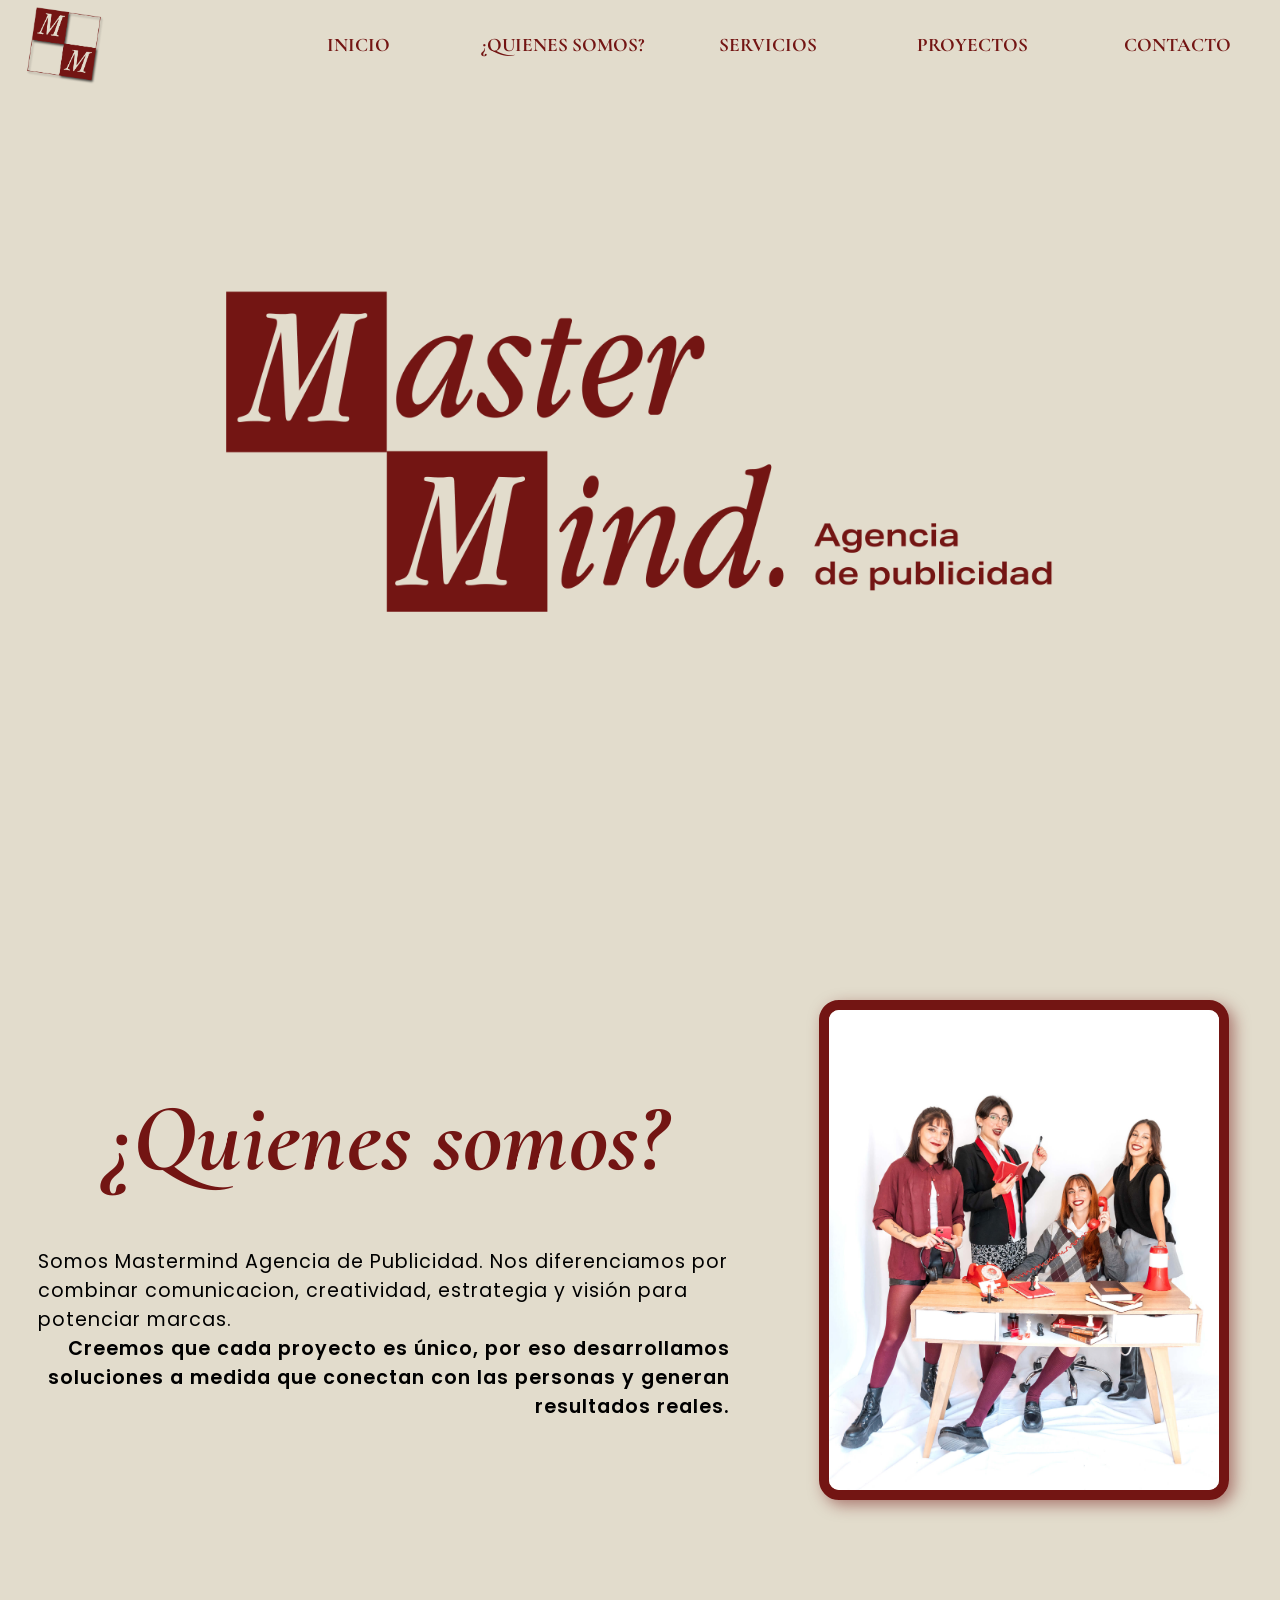
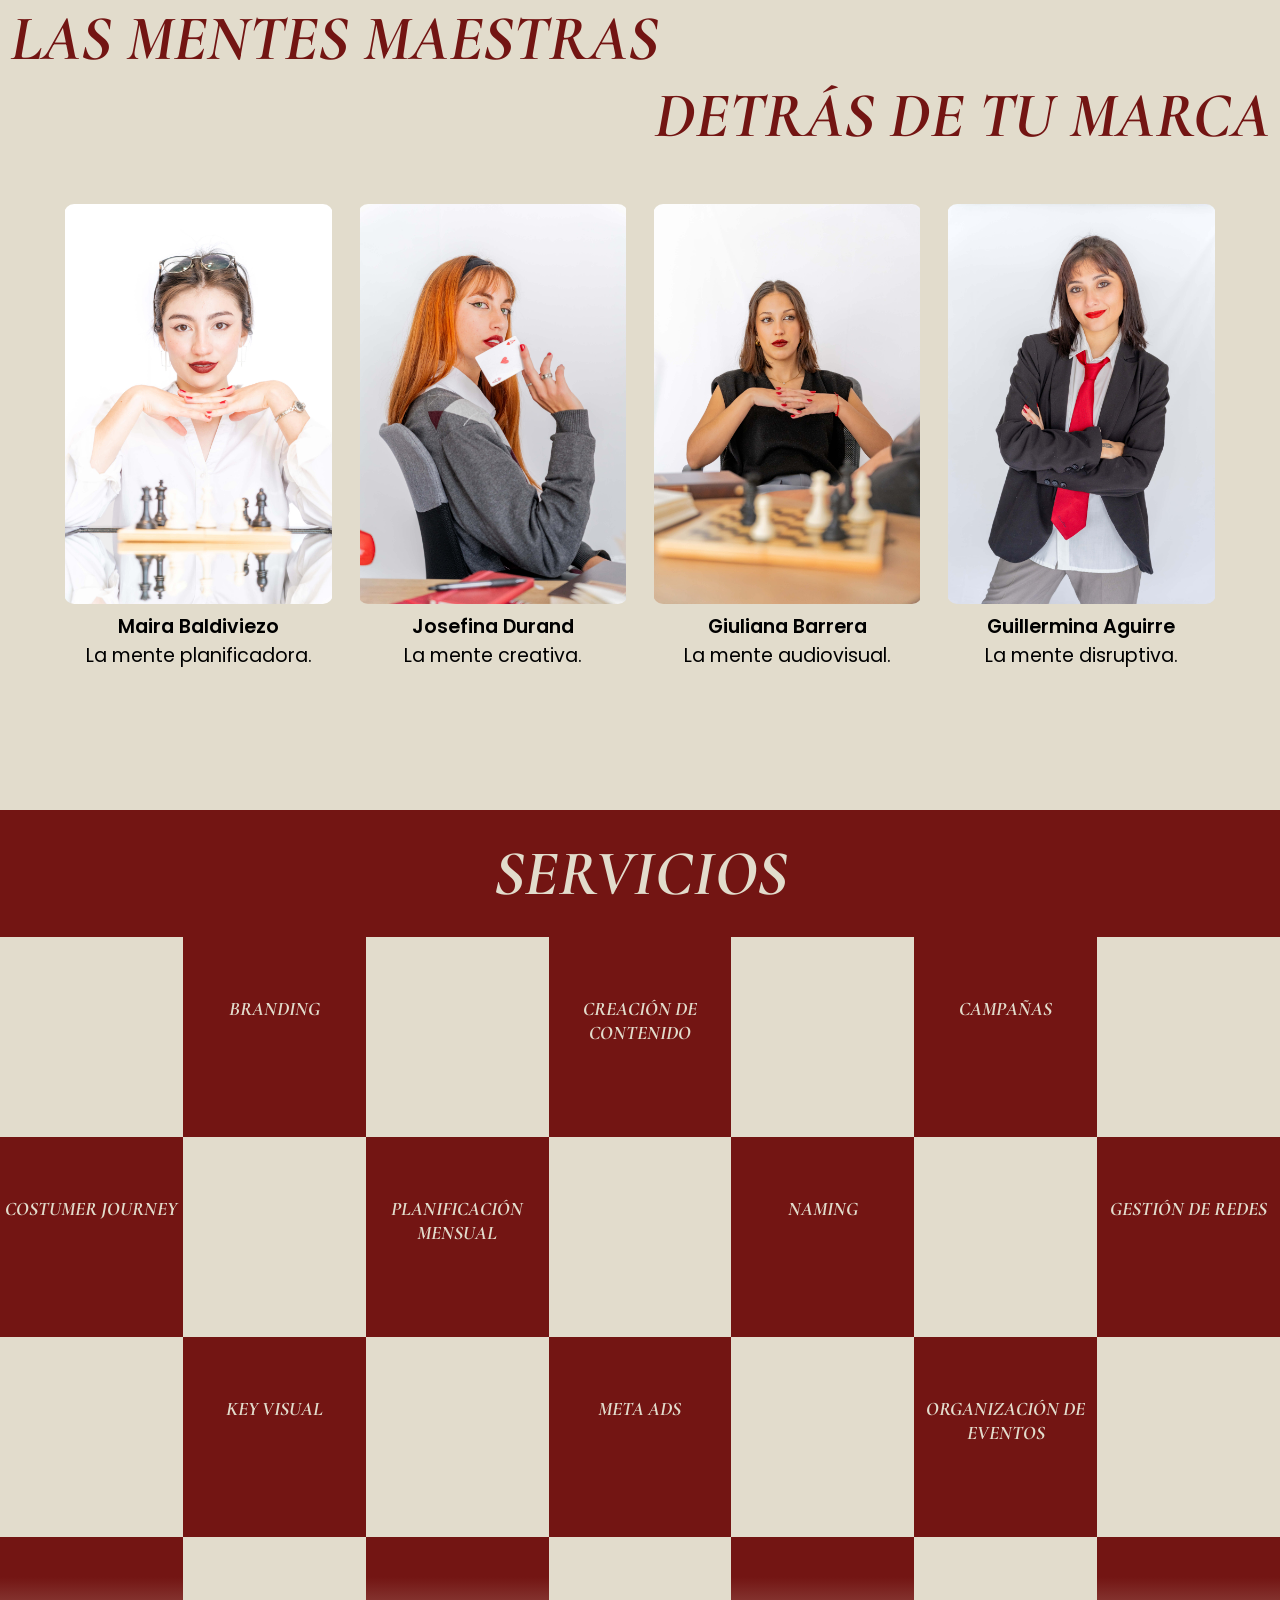
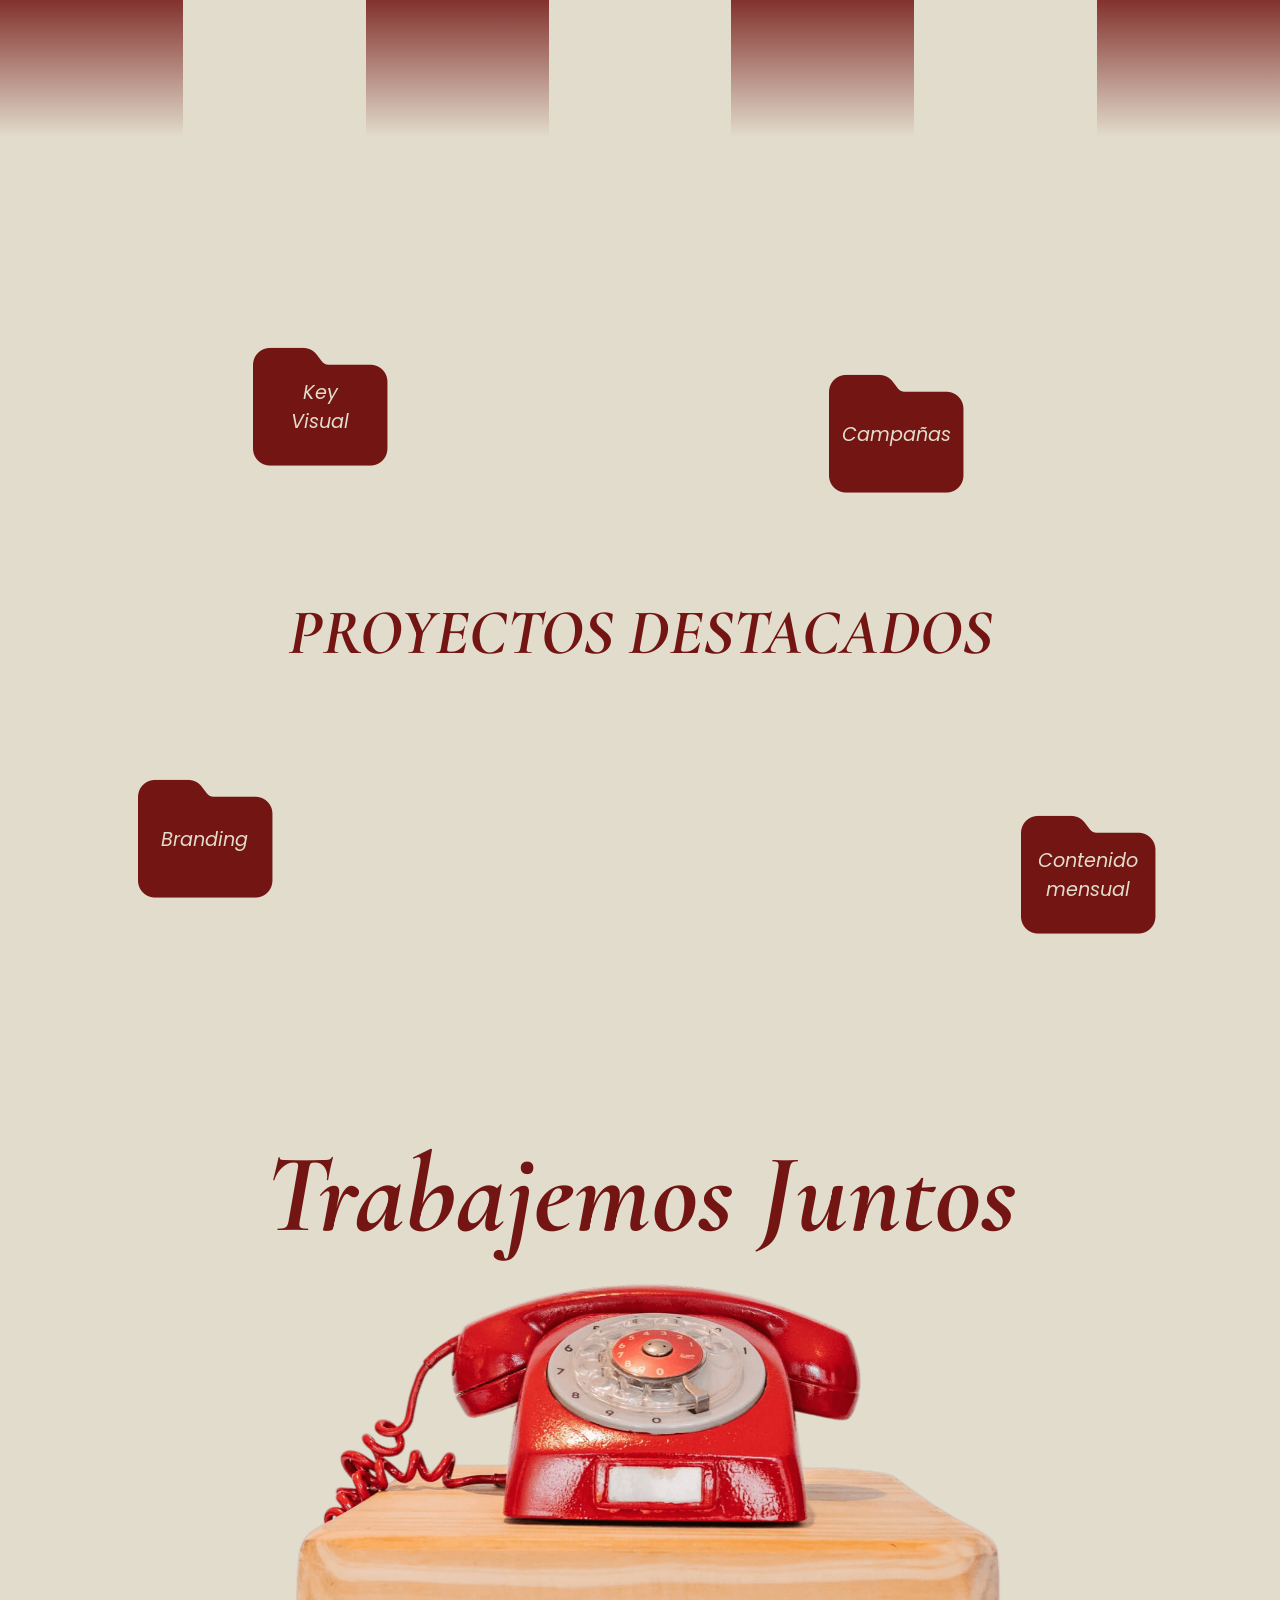
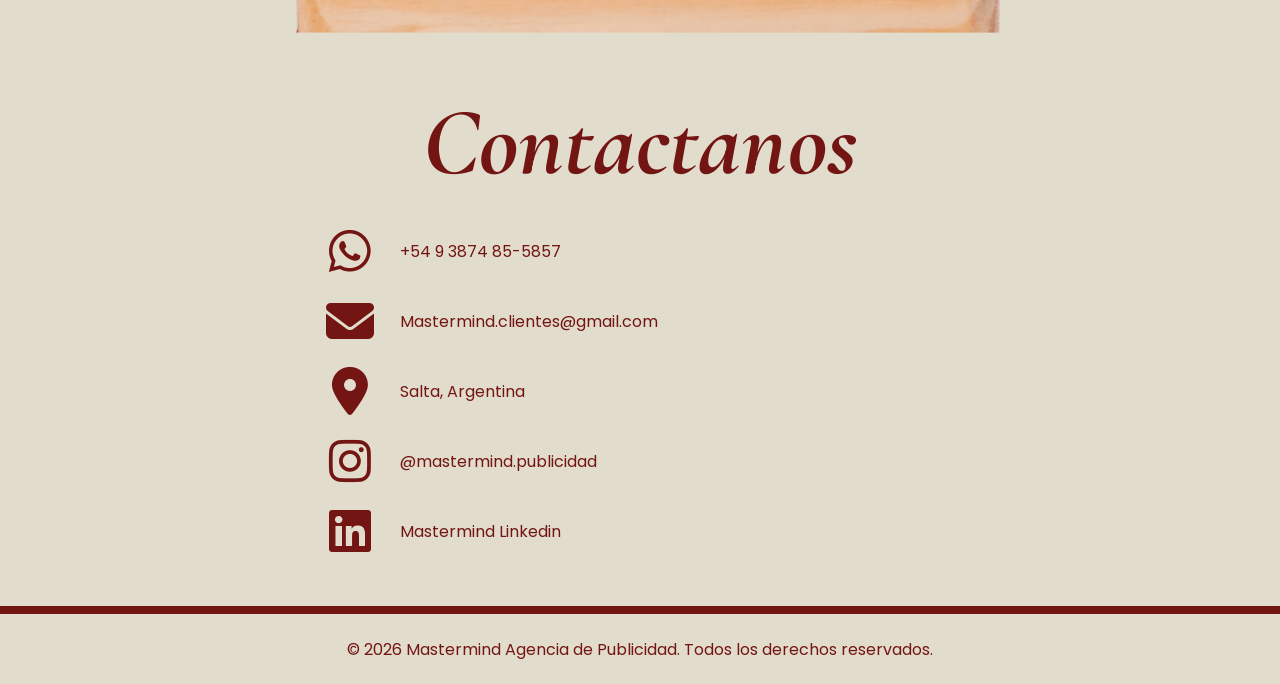
<file: index.html>
<!DOCTYPE html>
<html lang="es">
    <head>
        <meta charset="UTF-8">
        <meta name="viewport" content="width=device-width, initial-scale=1.0">
        <meta name="description" content="Somos Mastermind, una agencia de publicidad en Salta, Argentina. Nos diferenciamos por combinar comunicación, creatividad, estrategia y visión para potenciar marcas.">
        <title>Mastermind | Agencia de Publicidad en Salta, Argentina</title>
        <link rel="stylesheet" href="css/styles.css">
        <link rel="icon" type="image/png" href="img/logos/favicon-32x32.png">
        <!-- ******LINK CON FUENTES A USAR E ICONOS -->
         <!-- FUENTE DEL TITULO -->
        <link rel="preconnect" href="https://fonts.googleapis.com">
        <link rel="preconnect" href="https://fonts.gstatic.com" crossorigin>
        <link href="https://fonts.googleapis.com/css2?family=Cormorant+Garamond:ital,wght@0,300..700;1,300..700&family=Outfit:wght@100..900&family=Poppins:ital,wght@0,100;0,200;0,300;0,400;0,500;0,600;0,700;0,800;0,900;1,100;1,200;1,300;1,400;1,500;1,600;1,700;1,800;1,900&display=swap" rel="stylesheet">
         <!-- FUENTE DEL CUERPO  -->
        <link rel="preconnect" href="https://fonts.googleapis.com">
        <link rel="preconnect" href="https://fonts.gstatic.com" crossorigin>
        <link href="https://fonts.googleapis.com/css2?family=Outfit:wght@100..900&family=Poppins:ital,wght@0,100;0,200;0,300;0,400;0,500;0,600;0,700;0,800;0,900;1,100;1,200;1,300;1,400;1,500;1,600;1,700;1,800;1,900&display=swap" rel="stylesheet">
        <!-- ********* LINK ICONOS -->
         <link rel="stylesheet" href="https://cdnjs.cloudflare.com/ajax/libs/font-awesome/6.5.1/css/all.min.css">
    </head>
    <body>
        <header class="menu-master">
            <a href="" class="link-logo-master"><img src="img/logos/mmrojo.png" alt="MM" class="logo-master"></a>
            <nav class="nav-master">
                <ul class="elementos-master">
                    <a class="link-elemento-master" href="#inicio"><li class="elemento-master"><p>INICIO</p><i class="fa-solid fa-house"></i></li></a>
                    <a class="link-elemento-master" href="#presentacion"><li class="elemento-master"><p>¿QUIENES SOMOS?</p><i class="fa-solid fa-user"></i></li></a>
                    <a class="link-elemento-master" href="#servicios"><li class="elemento-master"><p>SERVICIOS</p><i class="fa-solid fa-briefcase"></i></li></a>
                    <a class="link-elemento-master" href="#proyectos"><li class="elemento-master"><p>PROYECTOS</p><i class="fa-solid fa-folder"></i></li></a>
                    <a class="link-elemento-master" href="#contacto"><li class="elemento-master"><p>CONTACTO</p><i class="fa-solid fa-envelope"></i></li></a>
                </ul>
            </nav>
        </header>
        <main>
            <section class="primera-seccion" id="inicio">
                <img src="img/logos/logorojotransparente.png" alt="Mastermind" class="logo-primera-seccion">
            </section>
            <section class="segunda-seccion" id="presentacion">
                <div class="contenedor-presentacion">
                    <h1 class="titulo-presentacion">¿Quienes somos?</h1>
                    <div class="texto-presentacion">
                        <p>Somos Mastermind Agencia de Publicidad. Nos diferenciamos por combinar comunicacion, creatividad, estrategia y visión para potenciar marcas.</p>
                        <p>Creemos que cada proyecto es único, por eso desarrollamos soluciones a medida que conectan con las personas y generan resultados reales. </p>
                    </div>  
                </div>
                <div class="imagen-presentacion">
                    <img src="img/fotos/mastermind.jpg" alt="Mastermind equipo">
                </div>
            </section>
            <section class="seccion-extra">
                <h1 class="titulo-seccion-extra">LAS MENTES MAESTRAS</h1>
                <h1 class="titulo-seccion-extra">DETRÁS DE TU MARCA</h1>
                <div class="contenedor-seccion-extra">
                    <figure>
                        <img src="img/fotos/mai.jpg" alt="Maira">
                        <figcaption><p>Maira Baldiviezo</p>La mente planificadora.</figcaption>
                    </figure>
                    <figure>
                        <img src="img/fotos/jochu.jpg" alt="Josefina">
                        <figcaption><p>Josefina Durand</p>La mente creativa.</figcaption>
                    </figure>
                    <figure>
                        <img src="img/fotos/giu.jpg" alt="Giuliana">
                        <figcaption><p>Giuliana Barrera</p>La mente audiovisual.</figcaption>
                    </figure>
                    <figure>
                        <img src="img/fotos/guille.jpg" alt="Guillermina">
                        <figcaption><p>Guillermina Aguirre</p>La mente disruptiva.</figcaption>
                    </figure>
                </div>
            </section>
            <section class="tercera-seccion" id="servicios">
                <h1 class="titulo-tercera-seccion">SERVICIOS</h1>
                <div class="servicios">
                    <div class="servicio"><h3>BRANDING</h3><p>Definimos tu marca, de la idea a lo visual</p></div>
                    <div class="servicio"><h3>CREACIÓN DE CONTENIDO</h3><p>Ideamos y creamos contenido alineado a tu marca</p></div>
                    <div class="servicio"><h3>CAMPAÑAS</h3><p>Desarrollamos ideas que responden a objetivos</p></div>
                    <div class="servicio"><h3>COSTUMER JOURNEY</h3><p>Analizamos tu marca desde la experiencia del cliente</p></div>
                    <div class="servicio"><h3>PLANIFICACIÓN MENSUAL</h3><p>Creamos un calendario con estrategia, creatividad y timing</p></div>
                    <div class="servicio"><h3>NAMING</h3><p>Creamos nombres que se recuerdan y posicionan</p></div>
                    <div class="servicio"><h3>GESTIÓN DE REDES</h3><p>Organizamos y gestionamos tu contenido en redes</p></div>
                    <div class="servicio"><h3>KEY VISUAL</h3><p>Diseñamos el sistema visual de tu marca</p></div>
                    <div class="servicio"><h3>META ADS</h3><p>Gestionamos publicidad para escalar resultados</p></div>
                    <div class="servicio"><h3>ORGANIZACIÓN DE EVENTOS</h3><p>Creamos y organizamos experiencias de marca</p></div>
                    <div class="servicio"></div>
                    <div class="servicio"></div>
                    <div class="servicio"></div>
                    <div class="servicio"></div>
                </div>
            </section>
            <section class="cuarta-seccion" id="proyectos">
                <h1 class="titulo-cuarta-seccion">PROYECTOS DESTACADOS</h1>
                <div class="proyectos">
                    <div class="proyecto">
                        <a href="pages/keyvisual-galeria.html" target="_blank">
                            <p>Key Visual</p>
                            <i class="fa-solid fa-folder"></i>
                        </a>
                    </div>
                    <div class="proyecto">
                        <a href="pages/campañas-galeria.html" target="_blank">
                            <p>Campañas</p>
                            <i class="fa-solid fa-folder"></i>
                        </a>
                    </div>
                    <div class="proyecto">
                        <a href="pages/branding-galeria.html" target="_blank">
                            <p>Branding</p>
                            <i class="fa-solid fa-folder"></i>
                        </a>
                    </div>
                    <div class="proyecto">
                        <a href="pages/contenido-galeria.html" target="_blank">
                            <p>Contenido mensual</p>
                            <i class="fa-solid fa-folder"></i>
                        </a>
                    </div>
                </div>
            </section>
        </main>
        <footer class="quinta-seccion" id="contacto">
            <h1 class="titulo-quinta-seccion">Trabajemos Juntos</h1>
            <img src="img/fotos/telefenorojo1.png" alt="Mastermind Agencia de Publicidad - Salta, Capital." class="imagen-quinta-seccion">
            <div class="contactos">
                <h1 class="titulo-contactos">Contactanos</h1>
                <a class="link-contacto" href="https://wa.me/5493874855857" target="_blank">
                    <i class="fa-brands fa-whatsapp"></i><p>+54 9 3874 85-5857</p>
                </a>
                <a class="link-contacto" href="https://mail.google.com/mail/?view=cm&to=mastermind.clientes@gmail.com" target="_blank">
                    <i class="fa-solid fa-envelope"></i><p>Mastermind.clientes@gmail.com</p>
                </a>
                <a class="link-contacto" href="https://www.google.com/maps/search/Salta,Argentina" target="_blank">
                    <i class="fa-solid fa-location-dot"></i><p>Salta, Argentina</p>
                </a>
                <a class="link-contacto" href="https://www.instagram.com/mastermind.publicidad?igsh=MXZzYnhvZ3M0eGRrMg==" target="_blank">
                    <i class="fa-brands fa-instagram"></i><p>@mastermind.publicidad</p>
                </a>
                <a class="link-contacto" href="https://www.linkedin.com/in/mastermind-agencia-de-publicidad-creativa-y-estrat%C3%A9gica-697984370/" target="_blank">
                    <i class="fa-brands fa-linkedin"></i><p>Mastermind Linkedin</p>
                </a>
            </div>
            <p class="pie">© 2026 Mastermind Agencia de Publicidad. Todos los derechos reservados.</p>
        </footer>
        <script>
            const contenedor = document.querySelectorAll(".servicio");
            for(const p of contenedor){
                p.addEventListener("click", () => {
                p.classList.toggle("activar");
            });
            };
        </script>
    </body>
</html>
</file>
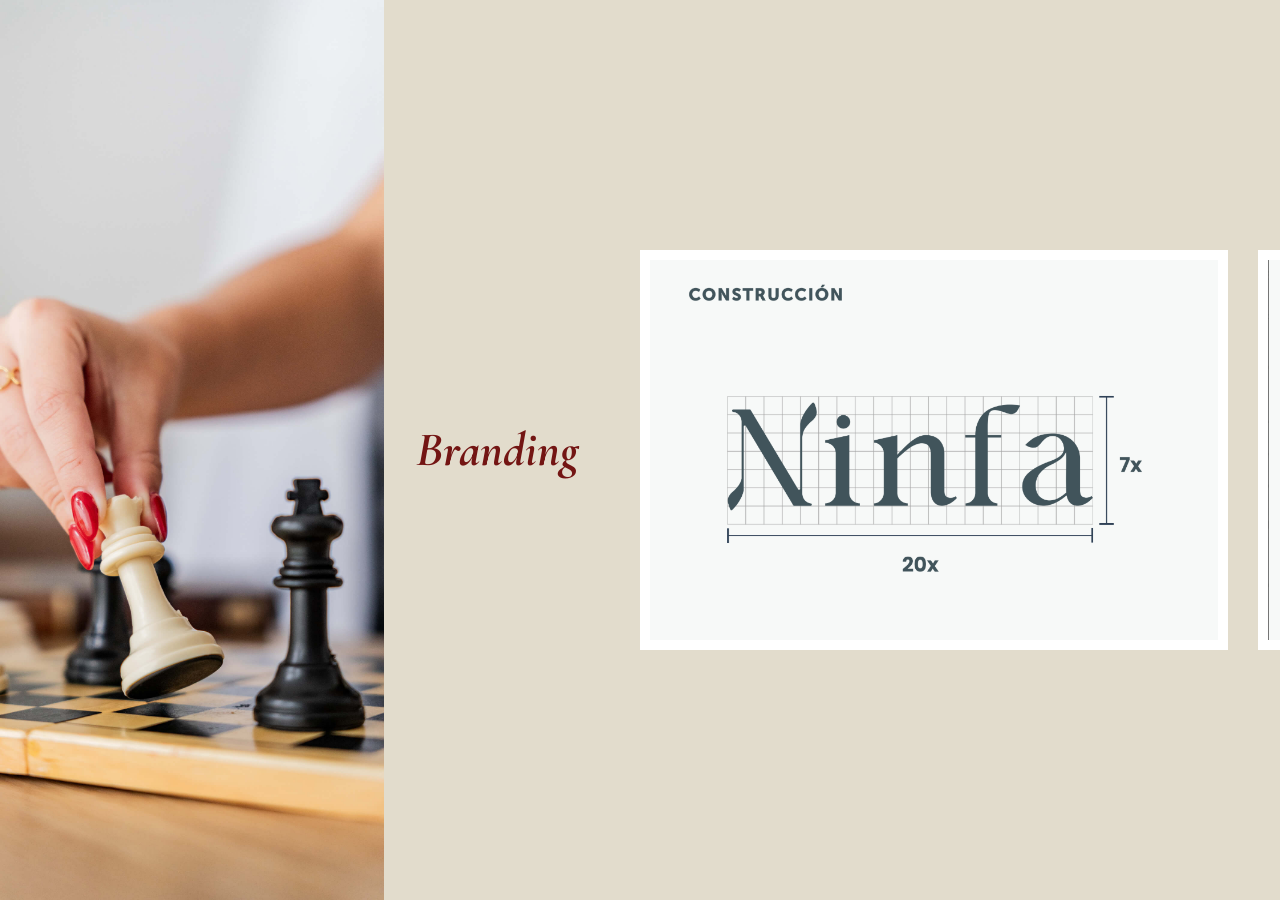
<file: pages/branding-galeria.html>
<!DOCTYPE html>
<html lang="es">
    <head>
        <meta charset="UTF-8">
        <meta name="viewport" content="width=device-width, initial-scale=1.0">
        <title>Galeria Branding</title>
        <link rel="stylesheet" href="../css/styles.css">
        <link rel="icon" type="image/png" href="../img/logos/favicon-32x32.png">
         <!-- FUENTE DEL TITULO -->
        <link rel="preconnect" href="https://fonts.googleapis.com">
        <link rel="preconnect" href="https://fonts.gstatic.com" crossorigin>
        <link href="https://fonts.googleapis.com/css2?family=Cormorant+Garamond:ital,wght@0,300..700;1,300..700&family=Outfit:wght@100..900&family=Poppins:ital,wght@0,100;0,200;0,300;0,400;0,500;0,600;0,700;0,800;0,900;1,100;1,200;1,300;1,400;1,500;1,600;1,700;1,800;1,900&display=swap" rel="stylesheet">
         <!-- FUENTE DEL CUERPO  -->
        <link rel="preconnect" href="https://fonts.googleapis.com">
        <link rel="preconnect" href="https://fonts.gstatic.com" crossorigin>
        <link href="https://fonts.googleapis.com/css2?family=Outfit:wght@100..900&family=Poppins:ital,wght@0,100;0,200;0,300;0,400;0,500;0,600;0,700;0,800;0,900;1,100;1,200;1,300;1,400;1,500;1,600;1,700;1,800;1,900&display=swap" rel="stylesheet">
        <!-- ********* LINK ICONOS -->
         <link rel="stylesheet" href="https://cdnjs.cloudflare.com/ajax/libs/font-awesome/6.5.1/css/all.min.css">
    </head>
    <body class="body-galeria">
        <div class="galeria">
            <img src="../img/fotos/ajedrez.jpg" alt="Key Visual" class="portada">
            <h1 class="titulo-galeria">Branding</h1>
            <div class="contenedor-imagenes">
                <div class="imagenes">
                    <img src="../img/Branding/Captura de pantalla 2026-04-16 110421.png" alt="BRANDING" class="imagen">
                    <img src="../img/Branding/Captura de pantalla 2026-04-16 110501.png" alt="BRANDING" class="imagen">
                    <img src="../img/Branding/Captura de pantalla 2026-04-16 110523.png" alt="BRANDING" class="imagen">
                    <img src="../img/Branding/Captura de pantalla 2026-04-16 110842.png" alt="BRANDING" class="imagen">
                    <img src="../img/Branding/Captura de pantalla 2026-04-16 110908.png" alt="BRANDING" class="imagen">
                </div>
                <i class="fa-solid fa-angle-left" id="izq"></i>
                <i class="fa-solid fa-angle-right" id="der"></i>
            </div>
        </div>
        <script>
            const galeria = document.querySelector(".imagenes");
            const izquierda = document.getElementById("izq");
            const derecha = document.getElementById("der");

            izquierda.addEventListener("click", () => {
                galeria.scrollLeft -= 300;
            });
            derecha.addEventListener("click", () => {
                galeria.scrollLeft += 300;
            });
            
        </script>
    </body>
</html>
</file>
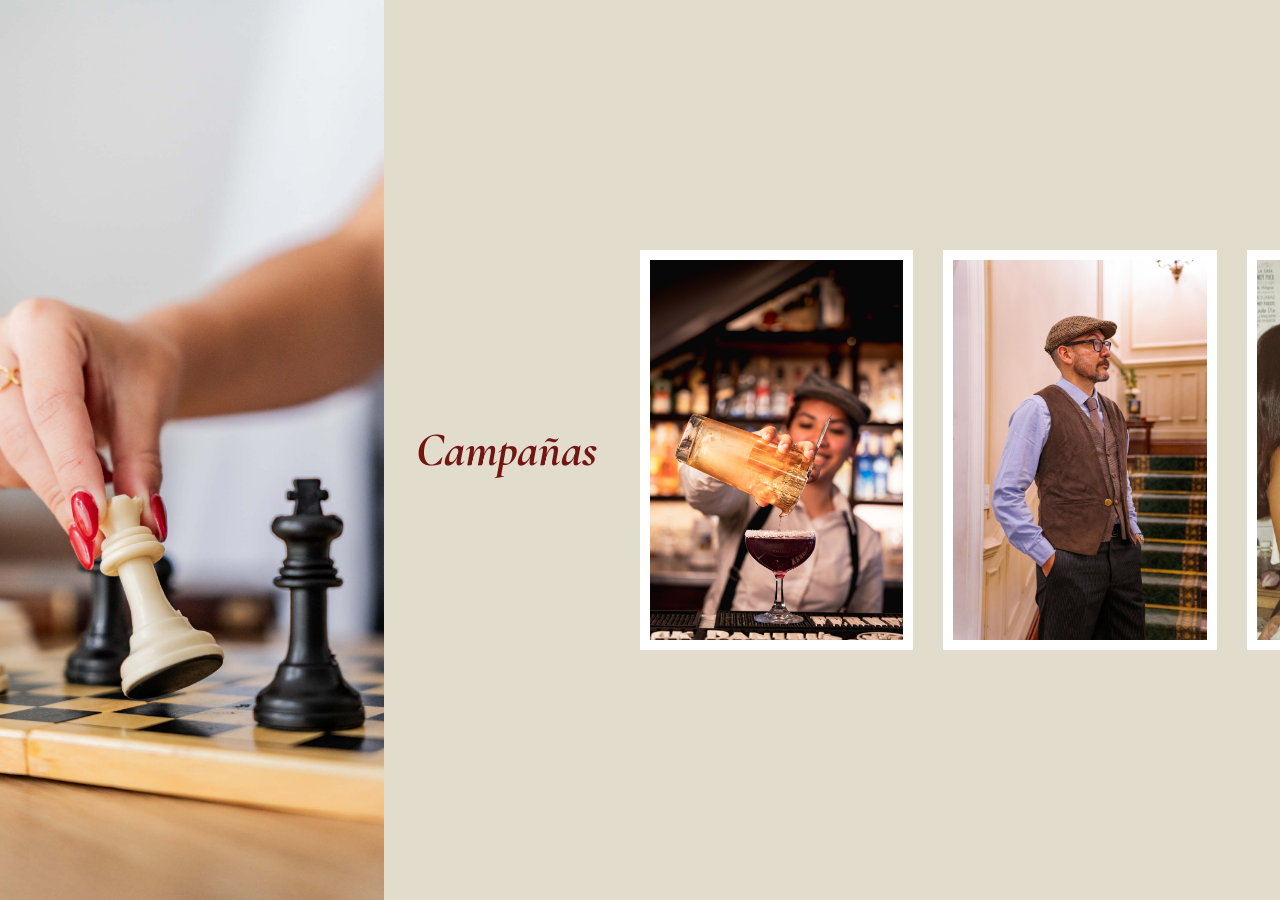
<file: pages/campañas-galeria.html>
<!DOCTYPE html>
<html lang="es">
    <head>
        <meta charset="UTF-8">
        <meta name="viewport" content="width=device-width, initial-scale=1.0">
        <title>Galeria Campañas</title>
        <link rel="stylesheet" href="../css/styles.css">
        <link rel="icon" type="image/png" href="../img/logos/favicon-32x32.png">
         <!-- FUENTE DEL TITULO -->
        <link rel="preconnect" href="https://fonts.googleapis.com">
        <link rel="preconnect" href="https://fonts.gstatic.com" crossorigin>
        <link href="https://fonts.googleapis.com/css2?family=Cormorant+Garamond:ital,wght@0,300..700;1,300..700&family=Outfit:wght@100..900&family=Poppins:ital,wght@0,100;0,200;0,300;0,400;0,500;0,600;0,700;0,800;0,900;1,100;1,200;1,300;1,400;1,500;1,600;1,700;1,800;1,900&display=swap" rel="stylesheet">
         <!-- FUENTE DEL CUERPO  -->
        <link rel="preconnect" href="https://fonts.googleapis.com">
        <link rel="preconnect" href="https://fonts.gstatic.com" crossorigin>
        <link href="https://fonts.googleapis.com/css2?family=Outfit:wght@100..900&family=Poppins:ital,wght@0,100;0,200;0,300;0,400;0,500;0,600;0,700;0,800;0,900;1,100;1,200;1,300;1,400;1,500;1,600;1,700;1,800;1,900&display=swap" rel="stylesheet">
        <!-- ********* LINK ICONOS -->
         <link rel="stylesheet" href="https://cdnjs.cloudflare.com/ajax/libs/font-awesome/6.5.1/css/all.min.css">
    </head>
    <body class="body-galeria">
        <div class="galeria">
            <img src="../img/fotos/ajedrez.jpg" alt="Key Visual" class="portada">
            <h1 class="titulo-galeria">Campañas</h1>
            <div class="contenedor-imagenes">
                <div class="imagenes">
                    <img src="../img/campañas/Copia de GATSBY(1).jpg" alt="Campañas" class="imagen">
                    <img src="../img/campañas/Copia de GATSBY.jpg" alt="Campañas" class="imagen">
                    <img src="../img/campañas/Copia de KOTTING FLORERIA.jpg" alt="Campañas" class="imagen">
                    <img src="../img/campañas/Copia de MASTERMIND.jpg" alt="Campañas" class="imagen">
                    <img src="../img/campañas/Copia de NINFA.jpg" alt="Campañas" class="imagen">
                    <img src="../img/campañas/Copia-de-EL-MERO.jpg" alt="Campañas" class="imagen">
                </div>
                <i class="fa-solid fa-angle-left" id="izq"></i>
                <i class="fa-solid fa-angle-right" id="der"></i>
            </div>
        </div>
        <script>
            const galeria = document.querySelector(".imagenes");
            const izquierda = document.getElementById("izq");
            const derecha = document.getElementById("der");

            izquierda.addEventListener("click", () => {
                galeria.scrollLeft -= 300;
            });
            derecha.addEventListener("click", () => {
                galeria.scrollLeft += 300;
            });

        </script>
    </body>
</html>
</file>
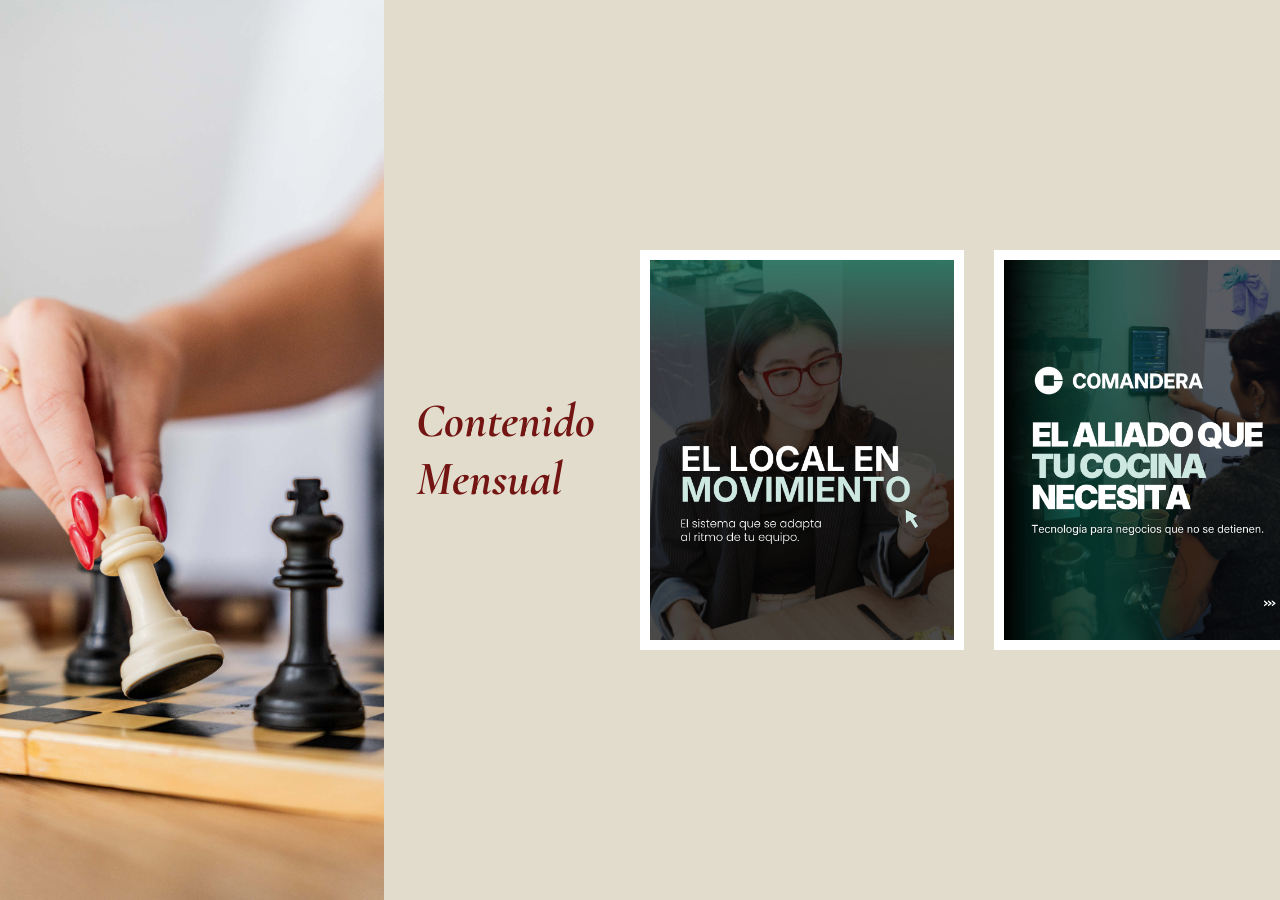
<file: pages/contenido-galeria.html>
<!DOCTYPE html>
<html lang="es">
    <head>
        <meta charset="UTF-8">
        <meta name="viewport" content="width=device-width, initial-scale=1.0">
        <title>Galeria Contenido Mensual</title>
        <link rel="stylesheet" href="../css/styles.css">
        <link rel="icon" type="image/png" href="../img/logos/favicon-32x32.png">
         <!-- FUENTE DEL TITULO -->
        <link rel="preconnect" href="https://fonts.googleapis.com">
        <link rel="preconnect" href="https://fonts.gstatic.com" crossorigin>
        <link href="https://fonts.googleapis.com/css2?family=Cormorant+Garamond:ital,wght@0,300..700;1,300..700&family=Outfit:wght@100..900&family=Poppins:ital,wght@0,100;0,200;0,300;0,400;0,500;0,600;0,700;0,800;0,900;1,100;1,200;1,300;1,400;1,500;1,600;1,700;1,800;1,900&display=swap" rel="stylesheet">
         <!-- FUENTE DEL CUERPO  -->
        <link rel="preconnect" href="https://fonts.googleapis.com">
        <link rel="preconnect" href="https://fonts.gstatic.com" crossorigin>
        <link href="https://fonts.googleapis.com/css2?family=Outfit:wght@100..900&family=Poppins:ital,wght@0,100;0,200;0,300;0,400;0,500;0,600;0,700;0,800;0,900;1,100;1,200;1,300;1,400;1,500;1,600;1,700;1,800;1,900&display=swap" rel="stylesheet">
        <!-- ********* LINK ICONOS -->
         <link rel="stylesheet" href="https://cdnjs.cloudflare.com/ajax/libs/font-awesome/6.5.1/css/all.min.css">
    </head>
    <body class="body-galeria">
        <div class="galeria">
            <img src="../img/fotos/ajedrez.jpg" alt="Key Visual" class="portada">
            <h1 class="titulo-galeria">Contenido Mensual</h1>
            <div class="contenedor-imagenes">
                <div class="imagenes">
                    <img src="../img/contenido/COMANDERA (33).png" alt="Contenido" class="imagen">
                    <img src="../img/contenido/COMANDERA (9) (1).png" alt="Contenido" class="imagen">
                    <img src="../img/contenido/Copia de EL MERO(1).png" alt="Contenido" class="imagen">
                    <img src="../img/contenido/Copia de EL MERO.png" alt="Contenido" class="imagen">
                    <img src="../img/contenido/Copia de KOTTING FLORERIA.png" alt="Contenido" class="imagen">
                    <img src="../img/contenido/Copia de MASTERMIND.png" alt="Contenido" class="imagen">
                    <img src="../img/contenido/Copia de NINFA.png" alt="Contenido" class="imagen">
                    <img src="../img/contenido/OBSESION(1).webp" alt="Contenido" class="imagen">
                    <img src="../img/contenido/OBSESION.webp" alt="Contenido" class="imagen">
                    <img src="../img/contenido/PAGO24.png" alt="Contenido" class="imagen">
                    <img src="../img/contenido/PAGO24(1).png" alt="Contenido" class="imagen">
                </div>
                <i class="fa-solid fa-angle-left" id="izq"></i>
                <i class="fa-solid fa-angle-right" id="der"></i>
            </div>
        </div>
        <script>
            const galeria = document.querySelector(".imagenes");
            const izquierda = document.getElementById("izq");
            const derecha = document.getElementById("der");

            izquierda.addEventListener("click", () => {
                galeria.scrollLeft -= 300;
            });
            derecha.addEventListener("click", () => {
                galeria.scrollLeft += 300;
            });

        </script>
    </body>
</html>
</file>
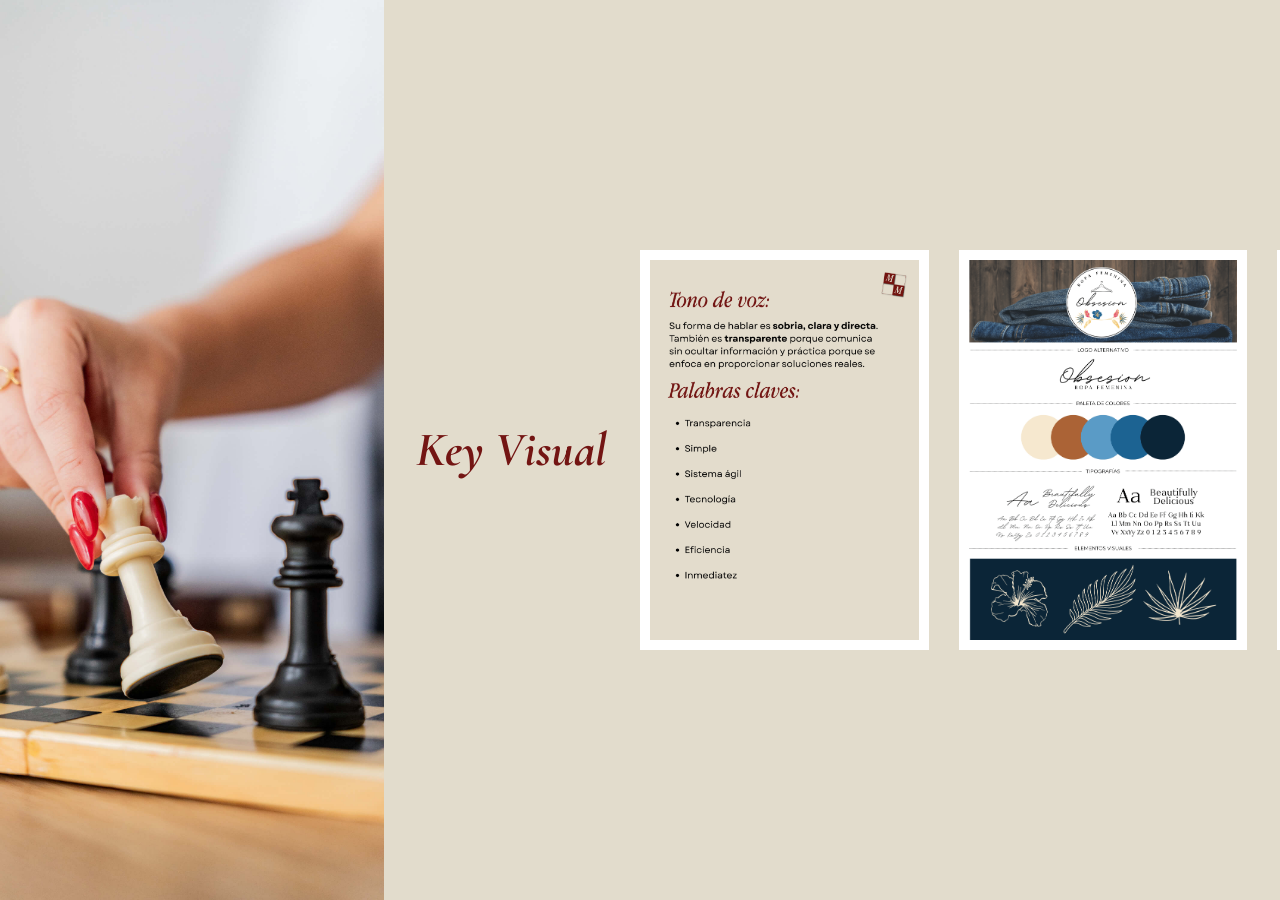
<file: pages/keyvisual-galeria.html>
<!DOCTYPE html>
<html lang="es">
    <head>
        <meta charset="UTF-8">
        <meta name="viewport" content="width=device-width, initial-scale=1.0">
        <title>Galeria Key Visual</title>
        <link rel="stylesheet" href="../css/styles.css">
        <link rel="icon" type="image/png" href="../img/logos/favicon-32x32.png">
         <!-- FUENTE DEL TITULO -->
        <link rel="preconnect" href="https://fonts.googleapis.com">
        <link rel="preconnect" href="https://fonts.gstatic.com" crossorigin>
        <link href="https://fonts.googleapis.com/css2?family=Cormorant+Garamond:ital,wght@0,300..700;1,300..700&family=Outfit:wght@100..900&family=Poppins:ital,wght@0,100;0,200;0,300;0,400;0,500;0,600;0,700;0,800;0,900;1,100;1,200;1,300;1,400;1,500;1,600;1,700;1,800;1,900&display=swap" rel="stylesheet">
         <!-- FUENTE DEL CUERPO  -->
        <link rel="preconnect" href="https://fonts.googleapis.com">
        <link rel="preconnect" href="https://fonts.gstatic.com" crossorigin>
        <link href="https://fonts.googleapis.com/css2?family=Outfit:wght@100..900&family=Poppins:ital,wght@0,100;0,200;0,300;0,400;0,500;0,600;0,700;0,800;0,900;1,100;1,200;1,300;1,400;1,500;1,600;1,700;1,800;1,900&display=swap" rel="stylesheet">
        <!-- ********* LINK ICONOS -->
         <link rel="stylesheet" href="https://cdnjs.cloudflare.com/ajax/libs/font-awesome/6.5.1/css/all.min.css">
    </head>
    <body class="body-galeria">
        <div class="galeria">
            <img src="../img/fotos/ajedrez.jpg" alt="Key Visual" class="portada">
            <h1 class="titulo-galeria">Key Visual</h1>
            <div class="contenedor-imagenes">
                <div class="imagenes">
                    <img src="../img/keyvisual/Captura de pantalla 2026-04-16 110048.png" alt="Key Visual" class="imagen">
                    <img src="../img/keyvisual/Key visual DG.png" alt="Key Visual" class="imagen">
                    <img src="../img/keyvisual/Key Visual Timeless.png" alt="Key Visual" class="imagen">
                    <img src="../img/keyvisual/timeless key visual_page-0001.jpg" alt="Key Visual" class="imagen">
                </div>
                <i class="fa-solid fa-angle-left" id="izq"></i>
                <i class="fa-solid fa-angle-right" id="der"></i>
            </div>
        </div>
        <script>
            const galeria = document.querySelector(".imagenes");
            const izquierda = document.getElementById("izq");
            const derecha = document.getElementById("der");

            izquierda.addEventListener("click", () => {
                galeria.scrollLeft -= 300;
            });
            derecha.addEventListener("click", () => {
                galeria.scrollLeft += 300;
            });

        </script>
    </body>
</html>
</file>
<file: css/styles.css>
:root{
    /* TODOS LOS COLORES A USAR EN EL PROYECTO*/
    --color-fuente: #000000;
    --color-principal: #731513;
    --color-principalAlternativo2: #8d4d4f; /*ESTE ES LA MEJOR OPCION*/
    --color-secundario: #e2dccc;
    --color-verde: #052f21;
    --color-gris: #c7c8c2; /*en caso de usarlo, mas oscuro*/
    --gradient-menu1: linear-gradient(to right bottom, #731513, #8f4d30, #a97e5b, #c3ad90, #e2dccc);
    --gradient-menu2: linear-gradient(to bottom, #731513 20%, #e2dccc);
    --gradient-menu3: linear-gradient(to left bottom, #731513, #8f4d30, #a97e5b, #c3ad90, #e2dccc);
}

html{
    box-sizing: border-box;
    scroll-behavior: smooth;
}

*, *::before, *::after{
    box-sizing: inherit;
    margin: 0;
    padding: 0;
    /* border: 1px solid black; */
}

body{
    font-family: "Poppins", sans-serif;
    color: var(--color-fuente);
}

body::-webkit-scrollbar{
    width: 12px;
}
body::-webkit-scrollbar-track{
    background-color: var(--color-secundario);
}
body::-webkit-scrollbar-thumb{
    background-color: var(--color-principal);
    border-radius: 20px;
    border: 2px solid var(--color-secundario);
}

h1, h2, h3{
    font-family: "Cormorant Garamond", sans-serif;
    font-style: italic;
    font-weight: 400;
}

/* MENU MASTERMIND */
.menu-master{
    height: 90px;
    width: 100%;
    background-color: var(--color-secundario);
    display: flex;
    justify-content: space-between;
    align-items: center;
    position: fixed;
    z-index: 10;
    left: 0;
    top: 0;
    font-family: "Cormorant Garamond", sans-serif;
    font-weight: 900;
    /* font-style: italic; */
}

.link-logo-master{
    width: 10%;
    height: 100%;
    display: flex;
    justify-content: center;
    align-items: center;
}

.logo-master{
    max-width: 80%;
    max-height: 90px;
    object-fit: cover;
}


.nav-master{
    width: 80%;
    height: 100%;
}

.elementos-master{
    width: 100%;
    height: 100%;
    display: flex;
    justify-content: space-between;
    align-items: center;
}

.link-elemento-master{
    width: 20%;
    height: 100%;
    text-decoration: none;
    color: var(--color-principal);
    transition: all 0.5s ease;
}

.link-elemento-master i{
    display: none;
}

.elemento-master{
    width: 100%;
    height: 100%;
    list-style: none;
    display: flex;
    justify-content: center;
    align-items: center;
    font-size: 1.2rem;
    text-align: center;
}

.elemento-master p{
    transition: all 0.5s ease;
}


/*PRIMERA SECCION*/
.primera-seccion{
    width: 100%;
    height: 100vh;
    background-color: var(--color-secundario);
    display: flex;
    justify-content: center;
    align-items: center;
}

.logo-primera-seccion{
    margin: auto;
    width: 70%;
    max-height: 500px;
    object-fit: cover;
}


/*SEGUNDA SECCION*/
.segunda-seccion{
    width: 100%;
    height: auto;
    padding-block: 100px;
    background-color: var(--color-secundario);
    display: flex;
    justify-content: space-between;
    align-items: center;
}

.contenedor-presentacion{
    width: 60%;
    height: auto;
    text-align: center;
}

.titulo-presentacion{
    font-size: 6rem;
    width: 90%;
    height: auto;
    margin: 0 auto;
    margin-bottom: 50px;
    color: var(--color-principal);
    font-weight: 900;
}

.texto-presentacion{
    font-size: 1.2rem;
    width: 90%;
    height: auto;
    margin: 0 auto;
    letter-spacing: 1px;
}

.texto-presentacion p:nth-of-type(1){
    text-align: start;
}

.texto-presentacion p:nth-of-type(2){
    text-align: end;
    font-weight: 600;
}


.imagen-presentacion{
    width: 40%;
    height: auto;
    display: flex;
    justify-content: center;
    align-items: center;
}

.imagen-presentacion img{
    max-height: 500px;
    width: 80%;
    object-fit: cover;
    border: 10px solid var(--color-principal);
    border-radius: 20px;
    box-shadow: 5px 5px 15px rgba(115, 21, 19, 0.5);
}


/* SECCION EXTRA */
.seccion-extra{
    width: 100%;
    height: auto;
    background-color: var(--color-secundario);
}

.titulo-seccion-extra{
    font-size: 4rem;
    color: var(--color-principal);
    font-weight: 900;
    padding-left: 10px;
}

.titulo-seccion-extra:nth-of-type(2){
    text-align: end;
    padding-right: 10px;
}

.contenedor-seccion-extra{
    padding-block: 50px;
    width: 90%;
    margin: 0 auto;
    height: auto;
    display: grid;
    grid-template-columns: repeat(4, 1fr);
    column-gap: 25px;
    text-align: center;
    font-size: 1.2rem;
}

.contenedor-seccion-extra figcaption p{
    font-weight: 600;
}

.contenedor-seccion-extra img{
    width: 100%;
    max-height: 400px;
    border-radius: 10px;
    object-fit: contain;
}


/*tercera SECCION*/
.tercera-seccion{
    width: 100%;
    height: auto;
    background-color: var(--color-secundario);
    padding-top: 90px;
    text-align: center;
}

.titulo-tercera-seccion{
    font-size: 4rem;
    font-weight: 900;
    background-color: var(--color-principal);
    color: var(--color-secundario);
    padding-block: 25px;
}

.servicios{
    display: grid;
    grid-template-columns: repeat(7, 1fr);
    grid-template-rows: auto;
}

.servicio{
    width: 100%;
    min-height: 200px;
    display: flex;
    flex-direction: column;
    justify-content: center;
    align-items: center;
    background-color: var(--color-principal);
    color: var(--color-secundario);
    position: relative;
    cursor: pointer;
}

.servicio h3{
    font-weight: 900;
    font-size: 1.2rem;
    position: absolute;
    top: 30%;
    transition: all 0.5s ease;
}

.servicio p{
    opacity: 0;
    position: absolute;
    top: 35%;
    transition: all 0.5s ease;
}

.servicio:nth-of-type(1){
    grid-row: 1/2;
    grid-column: 2/3;
}
.servicio:nth-of-type(2){
    grid-row: 1/2;
    grid-column: 4/5;
}

.servicio:nth-of-type(3){
    grid-row: 1/2;
    grid-column: 6/7;
}

.servicio:nth-of-type(4){
    grid-row: 2/3;
    grid-column: 1/2;
}

.servicio:nth-of-type(5){
    grid-row: 2/3;
    grid-column: 3/4;
}

.servicio:nth-of-type(6){
    grid-row: 2/3;
    grid-column: 5/6;
}

.servicio:nth-of-type(7){
    grid-row: 2/3;
    grid-column: 7/8;
}

.servicio:nth-of-type(8){
    grid-row: 3/4;
    grid-column: 2/3;
}

.servicio:nth-of-type(9){
    grid-row: 3/4;
    grid-column: 4/5;
}

.servicio:nth-of-type(10){
    grid-row: 3/4;
    grid-column: 6/7;
}

.servicio:nth-of-type(11){
    grid-row: 4/5;
    grid-column: 1/2;
    background: var(--gradient-menu2);
}
.servicio:nth-of-type(12){
    grid-row: 4/5;
    grid-column: 3/4;
    background: var(--gradient-menu2);
}
.servicio:nth-of-type(13){
    grid-row: 4/5;
    grid-column: 5/6;
    background: var(--gradient-menu2);
}
.servicio:nth-of-type(14){
    grid-row: 4/5;
    grid-column: 7/8;
    background: var(--gradient-menu2);
}


/*cuarta SECCION*/
.cuarta-seccion{
    width: 100%;
    height: 100vh;
    background-color: var(--color-secundario);
    padding-top: 90px;
    text-align: center;
    /*background: 
        linear-gradient(rgba(255, 255, 255, 0.3), rgba(255, 255, 255, 0.3)),
        url("../img/fotos/ajedrez.jpg");
    background-size: cover;       
    background-position: center 70%;  
     background-repeat: no-repeat; */
    background-color: var(--color-secundario);
    position: relative;
    display: flex;
    justify-content: center;
    align-items: center;
}

.titulo-cuarta-seccion{
    font-size: 4rem;
    color: var(--color-principal);
    font-weight: 900;
}

.proyectos{
    font-size: 1.2rem;
    font-style: italic;
    color: var(--color-principal);
}

.proyecto a{
    width: 100%;
    height: 100%;
    position: absolute;
    display: flex;
    justify-content: center;
    align-items: center;
    text-decoration: none;
}

.proyecto i{
    font-size: 6rem;
    color: var(--color-principal);
    display: block;
    line-height: 1;
    transform: scale(1.4);
}

.proyecto{
    position: absolute;
    transition: all 0.5s ease;
}

.proyecto:nth-of-type(1){
    top: 30%;
    left: 25%
}
.proyecto:nth-of-type(2){
    top: 33%;
    left: 70%
}
.proyecto:nth-of-type(3){
    top: 78%;
    left: 16%
}
.proyecto:nth-of-type(4){
    top: 82%;
    left: 85%
}

.proyecto p{
    position: absolute;
    color: var(--color-secundario);
    z-index: 2;
}


/* CSS DE GALERIA */
.body-galeria{
        overflow: hidden;
}
.galeria{
    background-color: var(--color-secundario);
    width: 100%;
    height: 100vh;
    display: flex;
    align-items: center;
    justify-content: space-between;
    gap: 15px;
}

.portada{
    width: 30%;
    height: 100vh;
    object-fit: cover;
}

.titulo-galeria{
    color: var(--color-principal);
    font-size: 3rem;
    font-weight: 900;
    width: 15%;
}

.contenedor-imagenes{
    width: 50%;
    height: 100vh;
    display: flex;
    justify-content: center;
    align-items: center;
    position: relative;
}

.imagenes{
    width: 100%;
    display: flex;
    flex-direction: row;
    gap: 30px;
    overflow-x: auto;
    scroll-behavior: smooth;
    scroll-snap-type: x mandatory;
}

.imagenes::-webkit-scrollbar{
    height: 13px;
}

.imagenes::-webkit-scrollbar-track{
    background-color: var(--color-secundario);
}

.imagenes::-webkit-scrollbar-thumb{
    background-color: var(--color-principal);
    border-radius: 20px;
    border: 3px solid var(--color-secundario);
}

.imagen{
    max-height: 400px;
    scroll-snap-align: center;
    border: 10px solid white;
    object-fit: cover;
}

#izq, #der{
    display: none;
}


/*quinta SECCION*/
.quinta-seccion{
    width: 100%;
    background-color: var(--color-secundario);
    padding-top: 90px;
}

.titulo-quinta-seccion{
    font-size: 7rem;
    font-weight: 900;
    color: var(--color-principal);
    text-align: center;
}

.imagen-quinta-seccion{
    max-height: 400px;
    width: 100%;
    object-fit: contain;
}

.contactos{
    width: 50%;
    margin: 0 auto;
    padding-top: 15px;
    font-size: 1.2rem;
    color: var(--color-principal);
    /* text-align: center; */
}

.titulo-contactos{
    font-size: 6rem;
    font-weight: 900;
    text-align: center;
    margin-bottom: 20px;
}

.link-contacto{
    text-decoration: none;
    color: var(--color-principal);
    display: flex;
    align-items: center;
    margin-top: 10px;
    font-size: 1rem;
}

.link-contacto i{
    font-size: 3rem;
    width: 60px;
    height: 60px;
    display: flex;
    justify-content: center;
    align-items: center;
    border-radius: 10px;
    transition: all 0.5s ease;
}

.link-contacto p{
    display: inline;
    margin-left: 20px;
    transition: all 0.5s ease;
}

.pie{
    margin-top: 45px;
    padding-top: 22.5px;
    padding-bottom: 22.5px;
    border-top: 8px solid var(--color-principal);
    color: var(--color-principal);
    text-align: center;
    font-size: 1rem;
}




/* TRANSICIONES */
@media (hover: hover){
    /* TRANSICION MENU*/
    .link-elemento-master:hover{
        background-color: var(--color-principal);
        color: var(--color-secundario);
    } 
    /* TRANSICION -WEBKIT-SCROLLBAR */
    body::-webkit-scrollbar-thumb:hover{
        background-color: var(--color-principalAlternativo2);
    }
    .imagenes::-webkit-scrollbar-thumb:hover{
        background-color: var(--color-principalAlternativo2);
    }
    /* TRANSICION SERVICIOS  */
    .servicio:hover h3{
        transform: translateY(-50px);
    }
    .servicio:hover p{
        opacity: 1;
    }
    /* TRANSICION PROYECTOS */
    .proyecto:hover{
        transform: scale(1.1);
    }
    /* TRANSICION CONTACTO */
    .link-contacto:hover i{
        background-color: var(--color-principal);
        color: var(--color-secundario);
    }
    .link-contacto:hover p{
        transform: scale(1.1);
    }
}





/* RESPONSIVE */
/* RESPONSIVE PARA TABLETS */
@media (max-width: 992px){
    .servicios{
        display: grid;
        grid-template-columns: repeat(5, 1fr);
        grid-template-rows: auto;
    }
    .servicio:nth-of-type(1){
        grid-row: 1/2;
        grid-column: 2/3;
    }
    .servicio:nth-of-type(2){
        grid-row: 1/2;
        grid-column: 4/5;
    }

    .servicio:nth-of-type(3){
        grid-row: 2/3;
        grid-column: 1/2;
    }

    .servicio:nth-of-type(4){
        grid-row: 2/3;
        grid-column: 3/4;
    }

    .servicio:nth-of-type(5){
        grid-row: 2/3;
        grid-column: 5/6;
    }

    .servicio:nth-of-type(6){
        grid-row: 3/4;
        grid-column: 2/3;
    }

    .servicio:nth-of-type(7){
        grid-row: 3/4;
        grid-column: 4/5;
    }

    .servicio:nth-of-type(8){
        grid-row: 4/5;
        grid-column: 1/2;
    }

    .servicio:nth-of-type(9){
        grid-row: 4/5;
        grid-column: 3/4;
    }

    .servicio:nth-of-type(10){
        grid-row: 4/5;
        grid-column: 5/6;
    }

    .servicio:nth-of-type(11){
        grid-row: 5/6;
        grid-column: 2/3;
        background: var(--gradient-menu2);
    }
    .servicio:nth-of-type(12){
        grid-row: 5/6;
        grid-column: 4/5;
        background: var(--gradient-menu2);
    }
    .servicio:nth-of-type(13){
        display: none;
    }
    .servicio:nth-of-type(14){
        display: none;
    }

    .titulo-galeria{
        font-size: 2rem;
    }
    #izq, #der{
        color: var(--color-principal);
        font-size: 5rem;
        position: absolute;
        cursor: pointer;
        display: block;
        opacity: 0.7;
        width: 80px;
        height: 300px;
        display: flex;
        align-items: center;
    }

    #izq{
        bottom: 1;
        left: 0;
        justify-content: start;
    }

    #der{
        bottom: 1;
        right: 0;
        justify-content: end;
    }
}

/* REPONSIVE PARA CELULARES GRANDES */
@media (max-width: 768px){
    /* general */
    .primera-seccion, .segunda-seccion, .tercera-seccion, .cuarta-seccion, .quinta-seccion{
        padding-block: 0;
    }
    /* menu nav */
    .menu-master{
        top: auto;
        bottom: 0;
        height: 65px;
    }
    .link-logo-master, .link-elemento-master p{
        display: none;
    }
    .link-elemento-master i{
        display: block;
        font-size: 1.6rem;
        display: flex;
        justify-content: center;
        align-items: center;
        transition: all 0.5s ease;
        color: var(--color-principal);
    }
    .link-elemento-master:active .elemento-master i{
        transform: scale(1.2);
    }
    .link-elemento-master:nth-last-of-type(3):active .elemento-master i{
        transform: scale(1.02);
    }
    .link-elemento-master:nth-of-type(3) i{
        font-size: 2.6rem;
    }
    .nav-master{
        width: 100%;
    }
    /* primera seccion */
    /*.primera-seccion{
        height: auto;
    }*/
    .logo-primera-seccion{
        width: 100%;
    }
    /* segunda seccion */
    .segunda-seccion{
        flex-direction: column;
        padding-bottom: 50px;
    }
    .contenedor-presentacion{
        width: 100%;
        margin-bottom: 50px;
    }
    .titulo-presentacion{
        font-size: 4rem;
        width: 100%;
    }
    .texto-presentacion{
        width: 60%;
    }
    .imagen-presentacion{
        width: 80%;
    }
    /* seccion extra */
    .titulo-seccion-extra{
        font-size: 3rem;
    }
    .contenedor-seccion-extra{
        font-size: 1rem;
        grid-template-columns: repeat(2, 1fr);
        row-gap: 25px;
        width: 80%;
    }
    /* tercera seccion */
    .titulo-tercera-seccion{
        font-size: 3rem;
    }
    .servicios{
        display: grid;
        grid-template-columns: repeat(3, 1fr);
        grid-template-rows: auto;
    }
    .servicio:nth-of-type(1){
        grid-row: 1/2;
        grid-column: 2/3;
    }
    .servicio:nth-of-type(2){
        grid-row: 2/3;
        grid-column: 1/2;
    }

    .servicio:nth-of-type(3){
        grid-row: 2/3;
        grid-column: 3/4;
    }

    .servicio:nth-of-type(4){
        grid-row: 3/4;
        grid-column: 2/3;
    }

    .servicio:nth-of-type(5){
        grid-row: 4/5;
        grid-column: 1/2;
    }

    .servicio:nth-of-type(6){
        grid-row: 4/5;
        grid-column: 3/4;
    }

    .servicio:nth-of-type(7){
        grid-row: 5/6;
        grid-column: 2/3;
    }

    .servicio:nth-of-type(8){
        grid-row: 6/7;
        grid-column: 1/2;
    }

    .servicio:nth-of-type(9){
        grid-row: 6/7;
        grid-column: 3/4;
    }

    .servicio:nth-of-type(10){
        grid-row: 7/8;
        grid-column: 2/3;
    }

    .servicio:nth-of-type(11){
        grid-row: 8/9;
        grid-column: 1/2;
        background: var(--gradient-menu2);
    }
    .servicio:nth-of-type(12){
        grid-row: 8/9;
        grid-column: 3/4;
        background: var(--gradient-menu2);
    }

    .activar h3{
        transform: translateY(-50px);
    }
    .activar p{
        opacity: 1;
    }

    /* cuarta seccion */
    .cuarta-seccion{
        height: auto;
        padding: 50px 0;
        display: block;
        position: static;
    }
    .proyecto, .proyecto p, .proyecto a{
        position: static;
    }
    .titulo-cuarta-seccion{
        margin-bottom: 50px;
        font-size: 3rem;
    }

    .proyectos{
        width: 90%;
        display: grid;
        margin: auto;
        grid-template-columns: repeat(2, 1fr); /* 2 columnas */
        gap: 20px;
    }

    .proyecto{
        width: 100%;
        min-height: 150px;
        border: 2px solid var(--color-principal);
        border-radius: 10px;
        box-shadow: 5px 5px 15px rgba(115, 21, 19, 0.5);
    }

    .proyecto a{
        width: 100%;
        height: 100%;
        display: flex;
        flex-direction: column;
        justify-content: center;
        align-items: center;
        text-decoration: none;
        gap: 20px;
    }

    .proyecto p{
        color: var(--color-principal);
        margin-bottom: 10px;
    }

    .proyecto i{
        font-size: 3rem;
        color: var(--color-principal);
    }
    .proyecto:active{
        transform: scale(1.1);
    }

    /* seccion extra */
    .galeria{
        flex-direction: column;
        gap: 20px;
        justify-content: space-evenly;
        background: 
        linear-gradient(rgba(255, 255, 255, 0.3), rgba(255, 255, 255, 0.3)),
        url("../img/fotos/ajedrez.jpg");
        background-size: cover;       
        background-position: center 70%;  
        background-repeat: no-repeat;
    }
    .portada{
        display: none;
    }
    .titulo-galeria{
        width: 80%;
        text-align: center;
        font-size: 3rem;
    }
    .contenedor-imagenes{
        width: 80%;
        height: auto;
    }
    .imagenes{
        /* border: 2px solid white; */
        border-radius: 8px;
    }
    .imagen{
        max-height: 400px;
    }
    .imagenes::-webkit-scrollbar{
        height: 8px;
    }
    .imagenes::-webkit-scrollbar-track{
        background-color: transparent;
    }
    .imagenes::-webkit-scrollbar-thumb{
        border: 2px solid transparent;
    }
    /* quinta seccion */
    .titulo-quinta-seccion{
        font-size: 5rem;
    }
    .titulo-contactos{
        font-size: 4rem;
    }
    .pie{
        padding-bottom: 140px;
    }
}

/* RESPONSIVE CELULARES CHICOS */
@media (max-width: 480px) {
    /* menu nav */
    .link-elemento-master:nth-of-type(3) i{
        font-size: 2.6rem;
    }
    /* primera seccion */
    .logo-primera-seccion{
        width: 100%;
    }
    /* segunda seccion */
    .titulo-presentacion{
        font-size: 4rem;
    }
    .texto-presentacion{
        font-size: 1rem;
    }
    /* tercera seccion */
    .servicios{
        display: grid;
        grid-template-columns: repeat(2, 1fr);
        grid-template-rows: auto;
    }
    .servicio:nth-of-type(1){
        grid-row: 1/2;
        grid-column: 2/3;
    }
    .servicio:nth-of-type(2){
        grid-row: 2/3;
        grid-column: 1/2;
    }

    .servicio:nth-of-type(3){
        grid-row: 3/4;
        grid-column: 2/3;
    }

    .servicio:nth-of-type(4){
        grid-row: 4/5;
        grid-column: 1/2;
    }

    .servicio:nth-of-type(5){
        grid-row: 5/6;
        grid-column: 2/3;
    }

    .servicio:nth-of-type(6){
        grid-row: 6/7;
        grid-column: 1/2;
    }

    .servicio:nth-of-type(7){
        grid-row: 7/8;
        grid-column: 2/3;
    }

    .servicio:nth-of-type(8){
        grid-row: 8/9;
        grid-column: 1/2;
    }

    .servicio:nth-of-type(9){
        grid-row: 9/10;
        grid-column: 2/3;
    }

    .servicio:nth-of-type(10){
        grid-row: 10/11;
        grid-column: 1/2;
    }

    .servicio:nth-of-type(11){
        grid-row: 11/12;
        grid-column: 2/3;
        background: var(--gradient-menu2);
    }
    .servicio:nth-of-type(12){
       display: none;
    }
    /* seccion extra */
    .titulo-seccion-extra{
        font-size: 2.5rem;
    }
     .contenedor-seccion-extra{
        grid-template-columns: repeat(1, 1fr);
        width: 60%;
    }
    /* cuarta seccion */
    .proyectos{
        width: 70%;
        grid-template-columns: repeat(1, 1fr); /* 2 columnas */
    }
    /* quinta seccion */
    .titulo-quinta-seccion{
        font-size: 3rem;
    }
    .titulo-contactos{
        font-size: 2.5rem;
    }
    .link-contacto p{
        margin-left: 5px;
        font-size: 1rem;
    }
    .contactos{
        width: 100%;
    }
}
</file>
